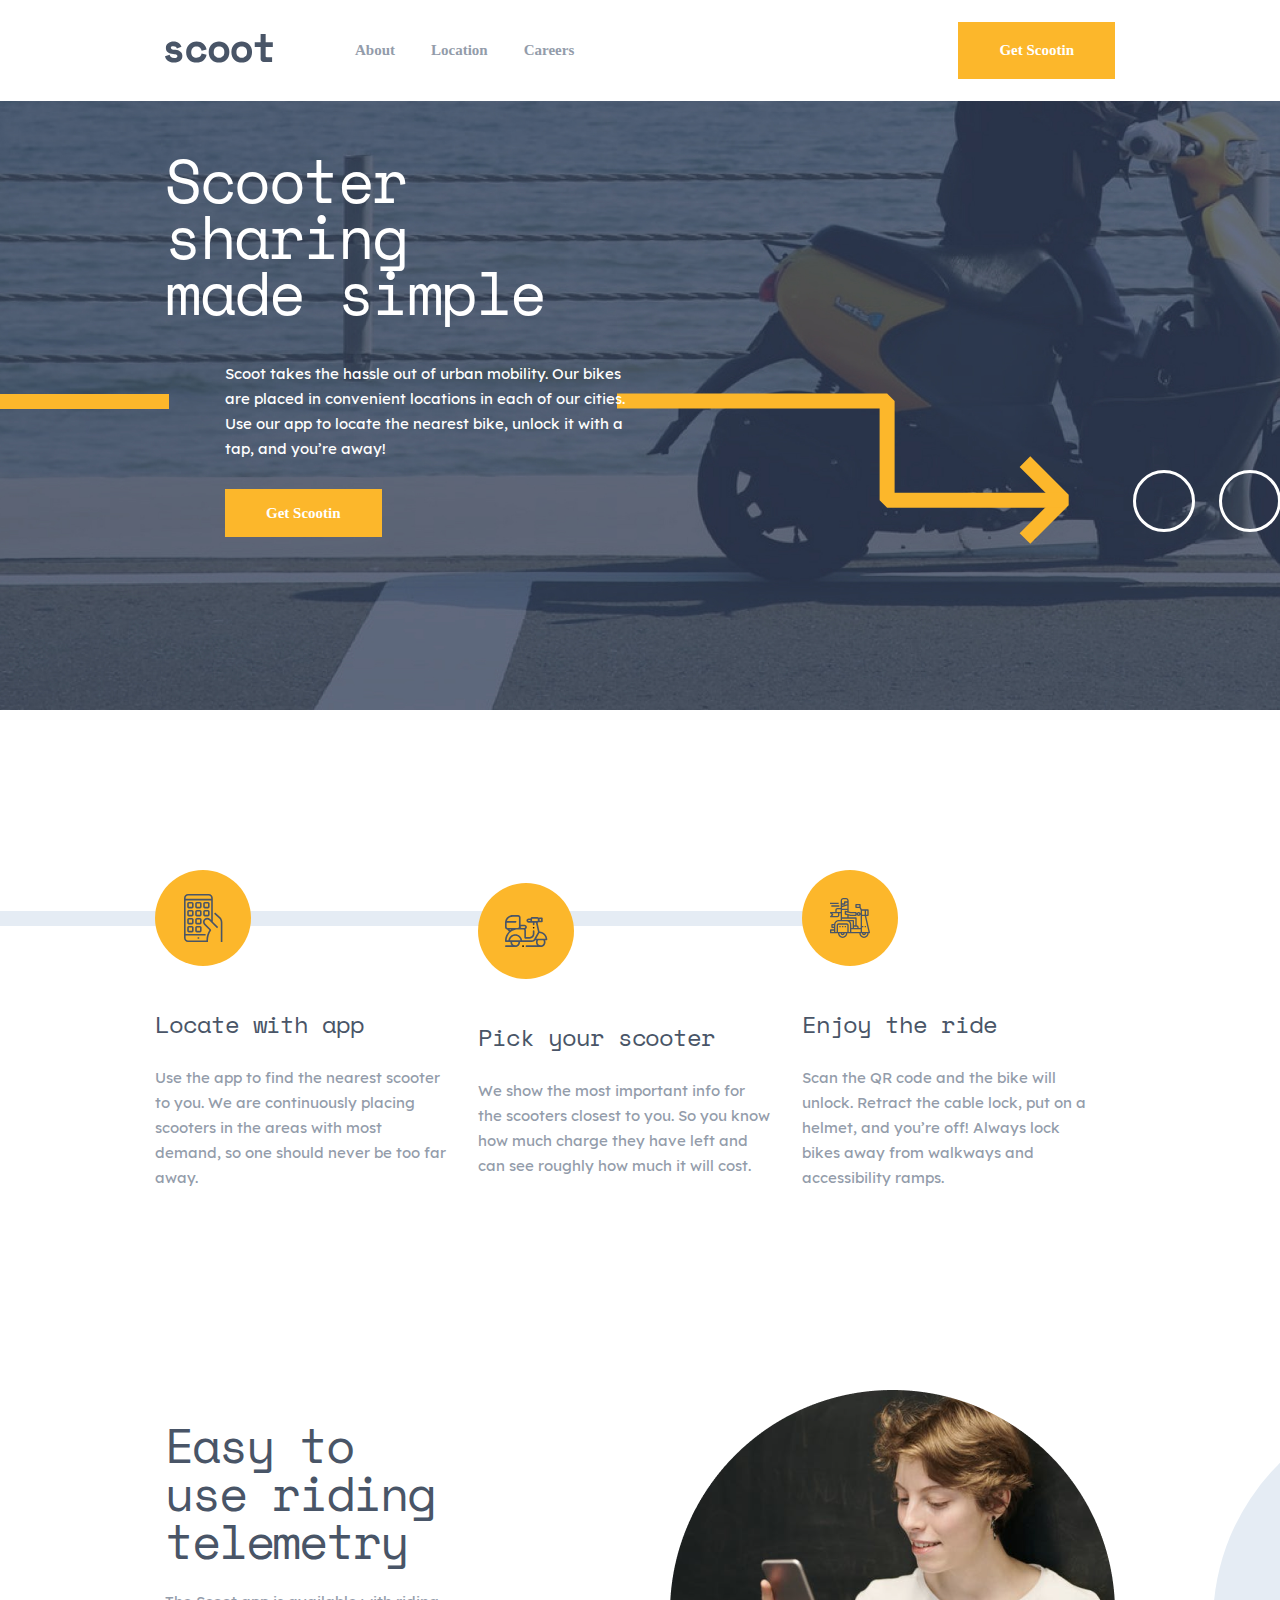
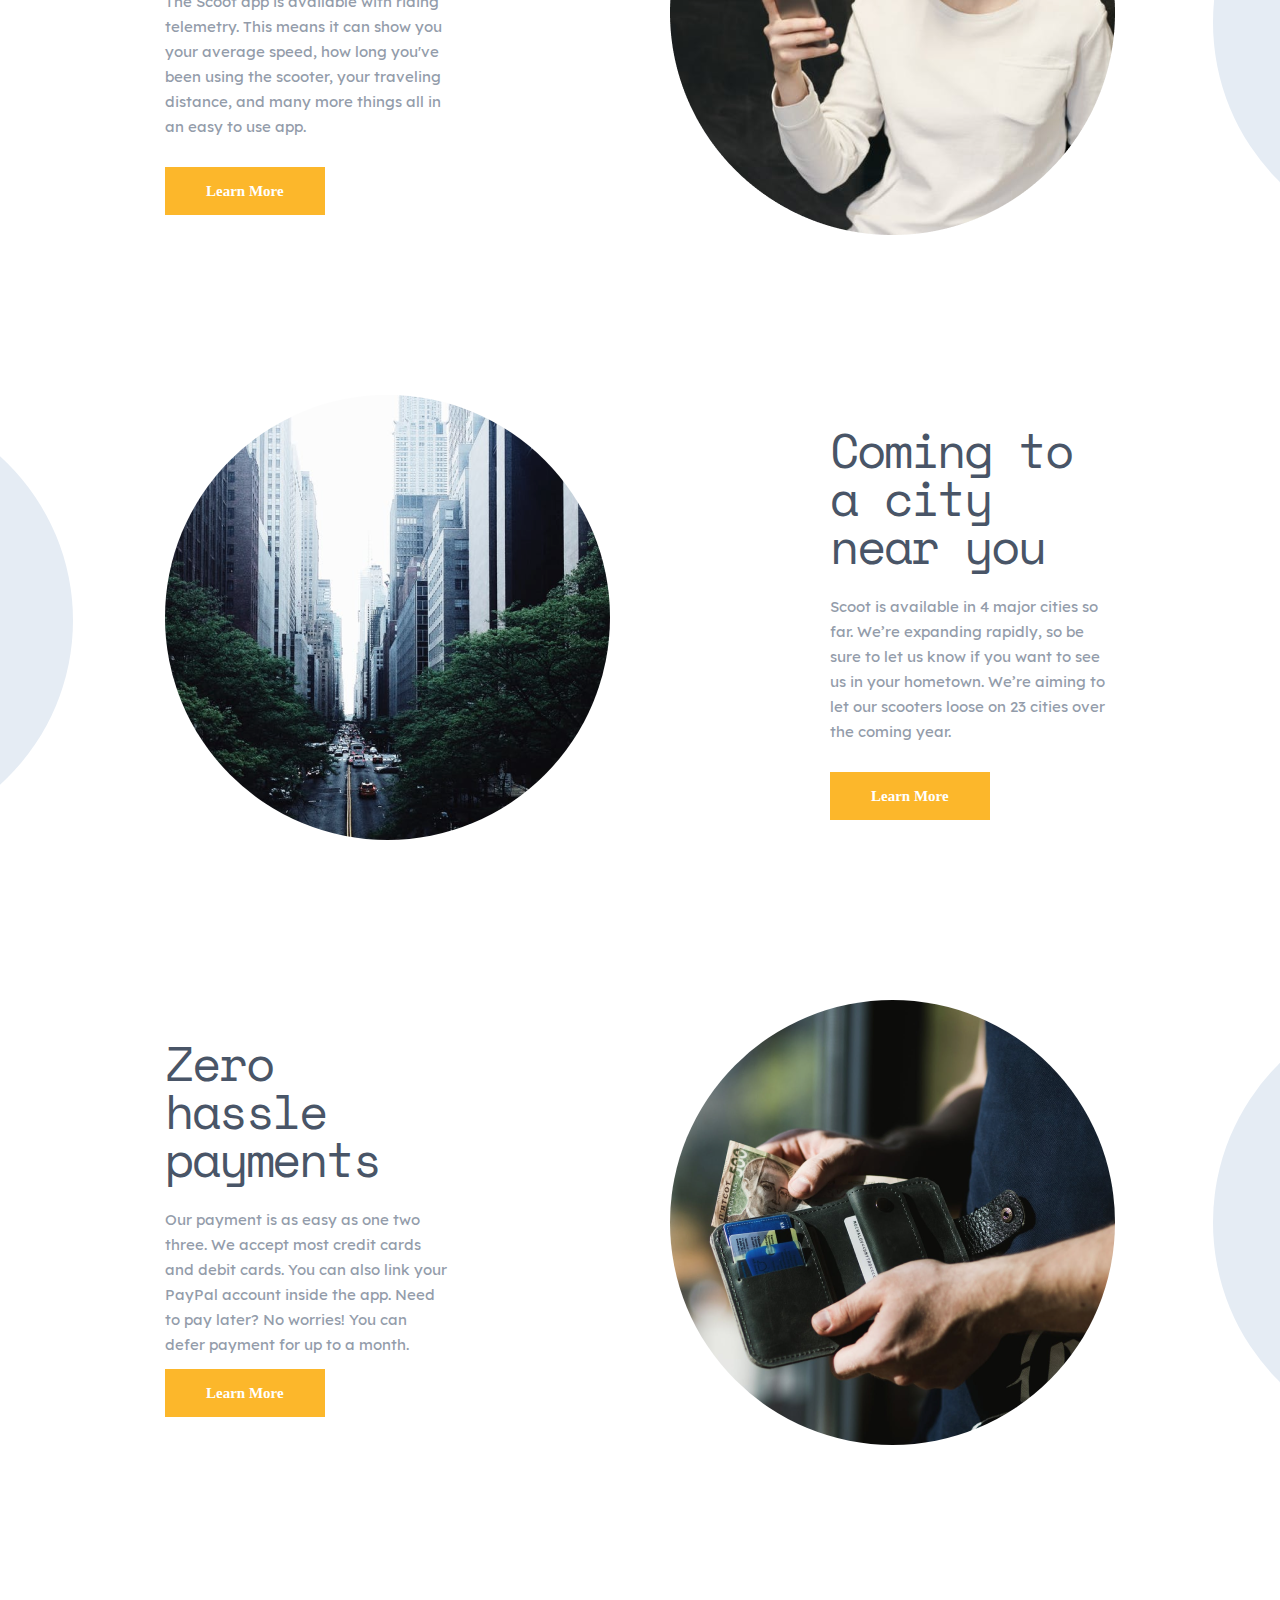
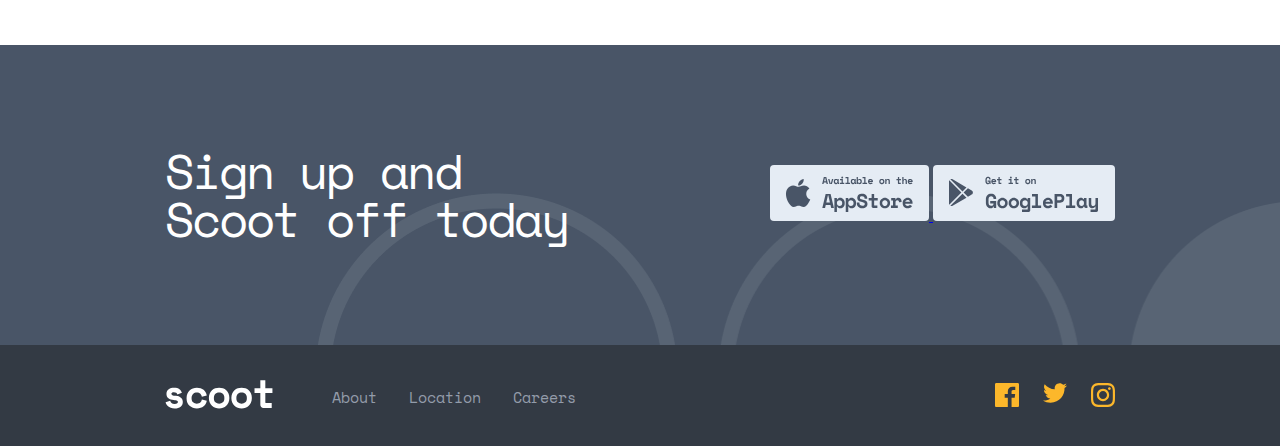
<file: index.html>
<!DOCTYPE html>
<html lang="en">
<head>
  <meta charset="UTF-8">
  <meta http-equiv="X-UA-Compatible" content="IE=edge">
  <meta name="viewport" content="width=device-width, initial-scale=1.0">
  <link rel="stylesheet" href="./css/main.min.css">
  <title>Scoot</title>
</head>
<body>

  <!-- SITE-HEADER -->
  <header class="header">
    <div class="site-header">
      <div class="container">
        <div class="site-header__wrapper">
          <a class="site-header__logo-link" href="index.html">
            <img class="site-header__img" src="./img/scoot-logo.svg" alt="logo">
          </a>
          <div class="site-header__links">
            <div class="site-header__links-wrapper">
              <a class="site-header__link" href="about.html" target="_blank">About</a>
              <a class="site-header__link" href="location.html" target="_blank">Location</a>
              <a class="site-header__link" href="careers.html" target="_blank">Careers</a>
            </div>
            <a class="site-header__link-get" href="#">Get Scootin</a>
          </div>
          <button class="site-header__button js-btn"></button>
        </div>
      </div>
    </div>
  </header>

  <main class="main">

    <!-- SITE-HERO -->
    <div class="site-hero">
      <div class="site-hero__inner">
        <div class="site-hero__wrapper">
          <div class="container">
            <h1 class="site-hero__title">
              Scooter sharing made simple
            </h1>
            <div class="site-hero__content">
              <p class="site-hero__info">
                Scoot takes the hassle out of urban mobility. Our bikes are placed in convenient locations in each of our cities. Use our app to locate the nearest bike, unlock it with a tap, and you’re away!
              </p>
              <a class="site-header__link-get" href="#">Get Scootin</a>
            </div>
          </div>
        </div>
      </div>
    </div>


    <!-- SITE-SERVICE -->
    <div class="site-service">
      <div class="container">
        <div class="site-service__inner">
          <ul class="site-service__list">
            <li class="site-service__item">
              <img class="site-service__img" src="./img/site-service-locate.svg" alt="img" width="96" height="96">
              <div>
                <h2 class="site-service__title">Locate with app</h2>
                <p class="site-service__info">
                  Use the app to find the nearest scooter to you. We are continuously placing scooters in the areas with most demand, so one should never be too far away.
                </p>
              </div>
            </li>
            <li class="site-service__item">
              <img class="site-service__img" src="./img/site-service-scooter.svg" alt="img" width="96" height="96">
              <div>
                <h2 class="site-service__title">Pick your scooter</h2>
                <p class="site-service__info">
                  We show the most important info for the scooters closest to you. So you know how much charge they have left and can see roughly how much it will cost.
                </p>
              </div>
            </li>
            <li class="site-service__item">
              <img class="site-service__img" src="./img/site-service-enjoy.svg" alt="img" width="96" height="96">
              <div>
                <h2 class="site-service__title">Enjoy the ride</h2>
                <p class="site-service__info">
                  Scan the QR code and the bike will unlock. Retract the cable lock, put on a helmet, and you’re off! Always lock bikes away from walkways and accessibility ramps.
                </p>
              </div>
            </li>
          </ul>
        </div>
      </div>
    </div>


    <!-- SITE-USE -->
    <div class="site-use">
      <div class="container">
        <div class="site-use__easy">
          <div class="site-use__easy-content">
            <h2 class="site-use__easy-title">Easy to use riding telemetry</h2>
            <p class="site-use__easy-info">
              The Scoot app is available with riding telemetry. This means it can show you your average speed, how long you've been using the scooter, your traveling distance, and many more things all in an easy to use app.
            </p>
            <a class="site-header__link-get" href="#">Learn More</a>
          </div>
          <img class="site-use__easy-img" src="./img/easy-img.png" alt="img" width="445" height="445">
        </div>
        <div class="site-use__coming">
          <div class="site-use__coming-content">
            <h2 class="site-use__coming-title">Coming to a city near you</h2>
            <p class="site-use__coming-info">
              Scoot is available in 4 major cities so far. We’re expanding rapidly, so be sure to let us know if you want to see us in your hometown. We’re aiming to let our scooters loose on 23 cities over the coming year.
            </p>
            <a class="site-header__link-get" href="#">Learn More</a>
          </div>
          <img class="site-use__coming-img" src="./img/coming-img.png" alt="img" width="445" height="445">
        </div>
        <div class="site-use__zero">
          <div class="site-use__zero-content">
            <h2 class="site-use__zero-title">Zero hassle payments</h2>
            <p class="site-use__zero-info">
              Our payment is as easy as one two three. We accept most credit cards and debit cards. You can also link your PayPal account inside the app. Need to pay later? No worries! You can defer payment for up to a month.
            </p>
            <a class="site-header__link-get" href="#">Learn More</a>
          </div>
          <img class="site-use__zero-img" src="./img/budget-img.png" alt="img" width="445" height="445">
        </div>
      </div>
    </div>

  </main>

  <footer>
    <div class="site-footer">
      <div class="site-footer__top">
        <div class="container">
          <div class="site-footer__top-inner">
            <h2 class="site-footer__top-title">Sign up and Scoot off today</h2>
            <div>
              <a class="site-footer__top-link" href="http://appstore.com" target="_blank">
                <img class="site-footer__top-img1" src="./img/app-link.svg" alt="img" width="159" height="56">
              </a>
              <a class="site-footer__top-link" href="http://googleplay.com" target="_blank">
                <img class="site-footer__top-img2" src="./img/google-link.svg" alt="img" width="182" height="56">
              </a>
            </div>
          </div>
        </div>
      </div>

      <div class="site-footer__bottom">
        <div class="container">
          <div class="site-footer__bottom-inner">
            <div class="site-footer__bottom-logo-link">
              <a class="site-footer__bottom-logo" href="index.html">
                <img class="site-footer__bottom-img" src="./img/bottom-logo.svg" alt="logo" width="108" height="29">
              </a>
              <ul class="site-footer__bottom-list">
                <li class="site-footer__bottom-item">
                  <a class="site-footer__bottom-link" href="about.html">About</a>
                </li>
                <li class="site-footer__bottom-item">
                  <a class="site-footer__bottom-link" href="location.html">Location</a>
                </li>
                <li class="site-footer__bottom-item">
                  <a class="site-footer__bottom-link" href="careers.html">Careers</a>
                </li>
              </ul>
            </div>

            <ul class="site-header__bottom-social-link social-list">
              <li class="social-item">
                <a class="social-link" href="http://facebook.com" target="_blank">
                  <svg class="social-link__facebook" width="24" height="24" viewBox="0 0 24 24" fill="none" xmlns="http://www.w3.org/2000/svg">
                    <path d="M22.675 0H1.325C0.593 0 0 0.593 0 1.325V22.676C0 23.407 0.593 24 1.325 24H12.82V14.706H9.692V11.084H12.82V8.413C12.82 5.313 14.713 3.625 17.479 3.625C18.804 3.625 19.942 3.724 20.274 3.768V7.008L18.356 7.009C16.852 7.009 16.561 7.724 16.561 8.772V11.085H20.148L19.681 14.707H16.561V24H22.677C23.407 24 24 23.407 24 22.675V1.325C24 0.593 23.407 0 22.675 0Z" />
                  </svg>
                </a>
              </li>
              <li class="social-item">
                <a class="social-link" href="http://twitter.com" target="_blank">
                  <svg class="social-link__facebook" width="24" height="20" viewBox="0 0 24 20" fill="none" xmlns="http://www.w3.org/2000/svg">
                    <path d="M24 2.557C23.117 2.949 22.168 3.213 21.172 3.332C22.189 2.723 22.97 1.758 23.337 0.608001C22.386 1.172 21.332 1.582 20.21 1.803C19.313 0.846001 18.032 0.248001 16.616 0.248001C13.437 0.248001 11.101 3.214 11.819 6.293C7.728 6.088 4.1 4.128 1.671 1.149C0.381 3.362 1.002 6.257 3.194 7.723C2.388 7.697 1.628 7.476 0.965 7.107C0.911 9.388 2.546 11.522 4.914 11.997C4.221 12.185 3.462 12.229 2.69 12.081C3.316 14.037 5.134 15.46 7.29 15.5C5.22 17.123 2.612 17.848 0 17.54C2.179 18.937 4.768 19.752 7.548 19.752C16.69 19.752 21.855 12.031 21.543 5.106C22.505 4.411 23.34 3.544 24 2.557Z" />
                  </svg>
                </a>
              </li>
              <li class="social-item">
                <a class="social-link" href="http://instagram.com" target="_blank">
                  <svg class="social-link__facebook" width="24" height="24" viewBox="0 0 24 24" fill="none" xmlns="http://www.w3.org/2000/svg">
                    <path fill-rule="evenodd" clip-rule="evenodd" d="M12 0C8.741 0 8.333 0.014 7.053 0.072C2.695 0.272 0.273 2.69 0.073 7.052C0.014 8.333 0 8.741 0 12C0 15.259 0.014 15.668 0.072 16.948C0.272 21.306 2.69 23.728 7.052 23.928C8.333 23.986 8.741 24 12 24C15.259 24 15.668 23.986 16.948 23.928C21.302 23.728 23.73 21.31 23.927 16.948C23.986 15.668 24 15.259 24 12C24 8.741 23.986 8.333 23.928 7.053C23.732 2.699 21.311 0.273 16.949 0.073C15.668 0.014 15.259 0 12 0ZM12 2.163C15.204 2.163 15.584 2.175 16.85 2.233C20.102 2.381 21.621 3.924 21.769 7.152C21.827 8.417 21.838 8.797 21.838 12.001C21.838 15.206 21.826 15.585 21.769 16.85C21.62 20.075 20.105 21.621 16.85 21.769C15.584 21.827 15.206 21.839 12 21.839C8.796 21.839 8.416 21.827 7.151 21.769C3.891 21.62 2.38 20.07 2.232 16.849C2.174 15.584 2.162 15.205 2.162 12C2.162 8.796 2.175 8.417 2.232 7.151C2.381 3.924 3.896 2.38 7.151 2.232C8.417 2.175 8.796 2.163 12 2.163ZM5.838 12C5.838 8.597 8.597 5.838 12 5.838C15.403 5.838 18.162 8.597 18.162 12C18.162 15.404 15.403 18.163 12 18.163C8.597 18.163 5.838 15.403 5.838 12ZM12 16C9.791 16 8 14.21 8 12C8 9.791 9.791 8 12 8C14.209 8 16 9.791 16 12C16 14.21 14.209 16 12 16ZM16.965 5.595C16.965 4.8 17.61 4.155 18.406 4.155C19.201 4.155 19.845 4.8 19.845 5.595C19.845 6.39 19.201 7.035 18.406 7.035C17.61 7.035 16.965 6.39 16.965 5.595Z"/>
                  </svg>
                </a>
              </li>
            </ul>
          </div>
        </div>
      </div>
    </div>
  </footer>

  <script src="./js/main.js"></script>
</body>
</html>
</file>
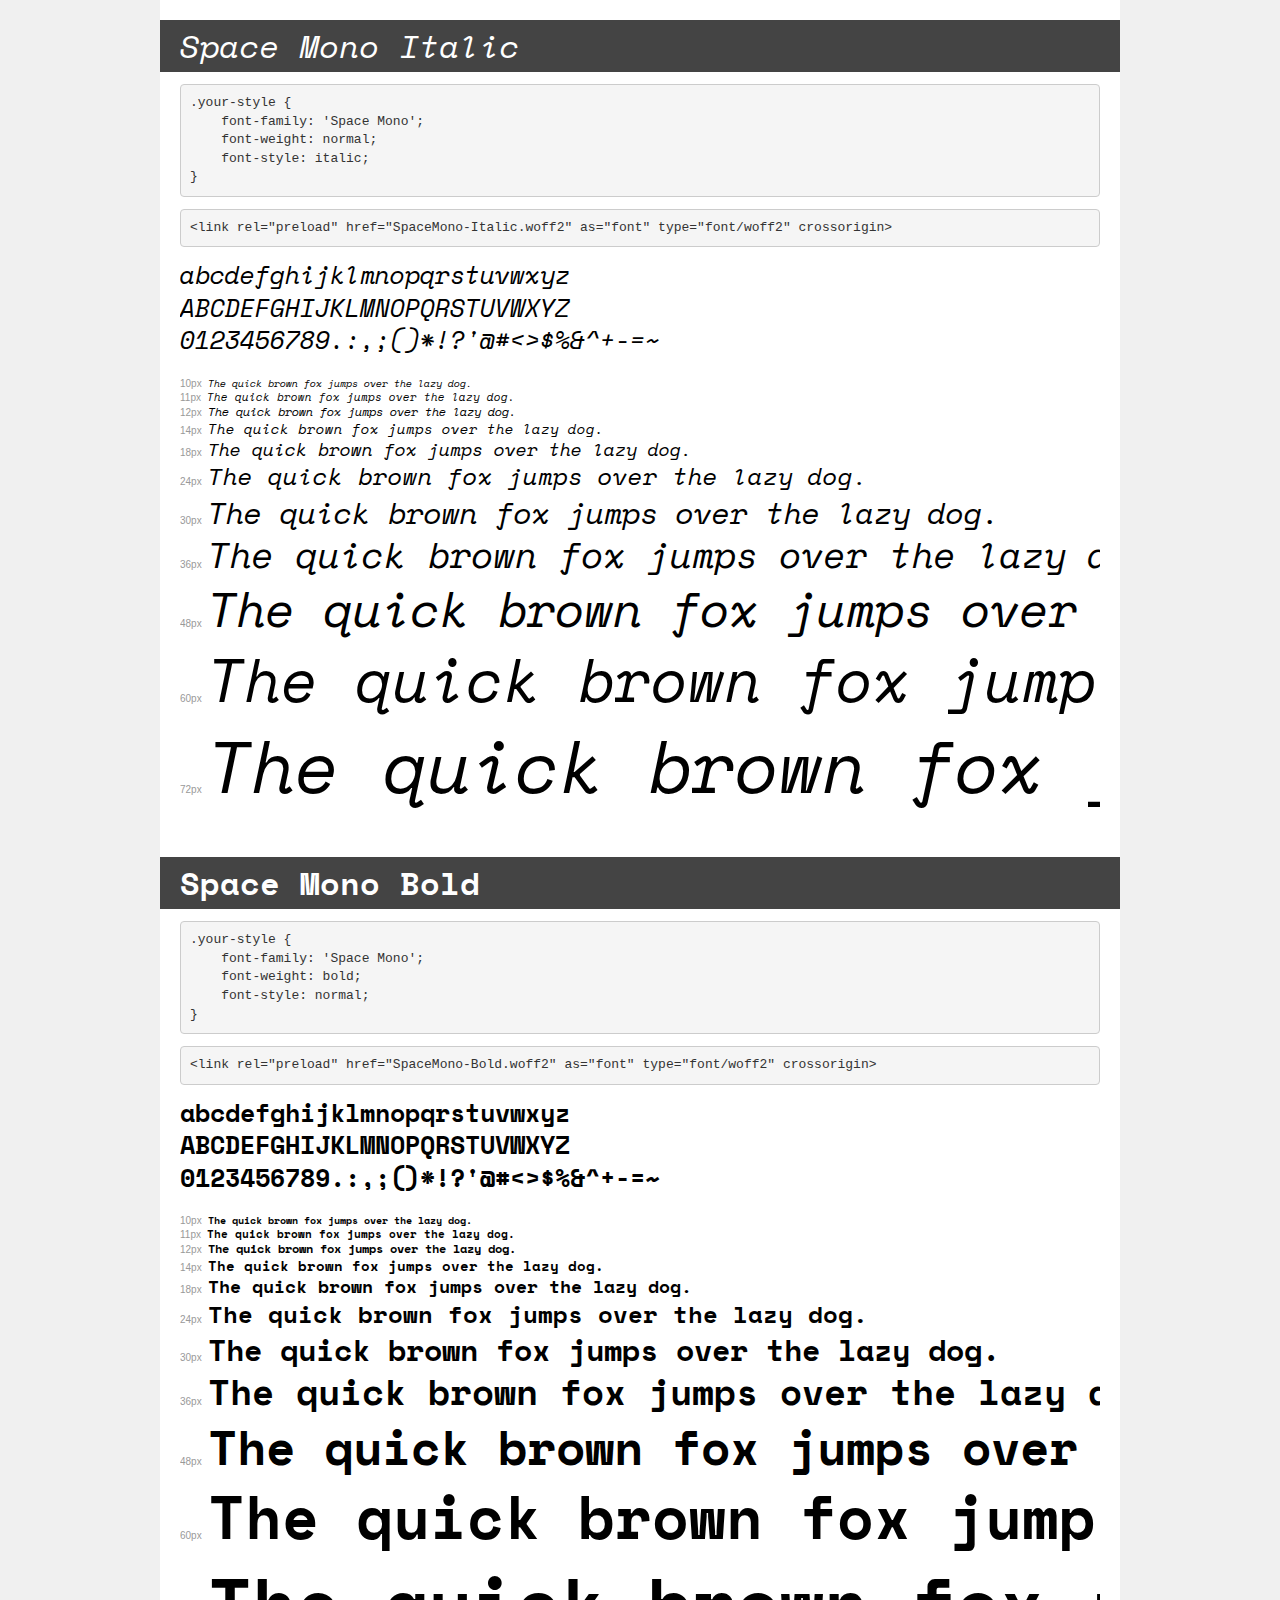
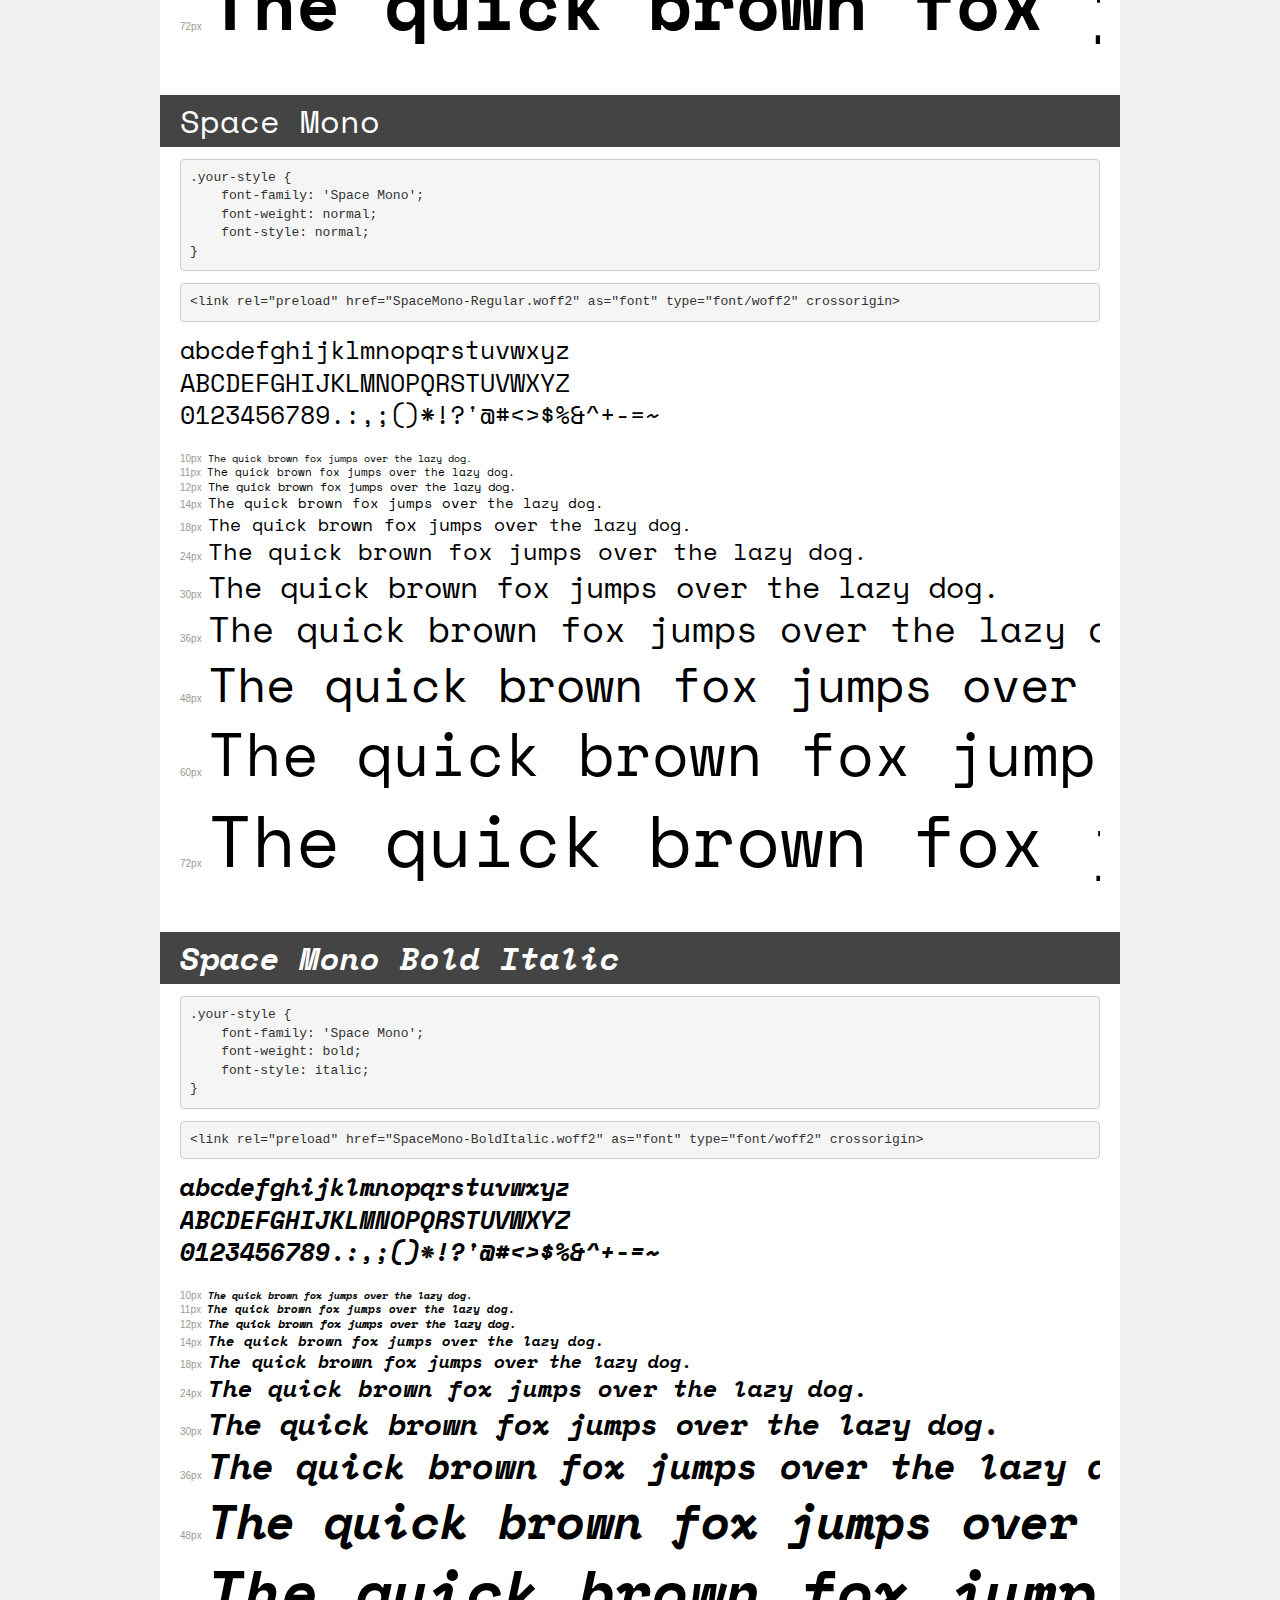
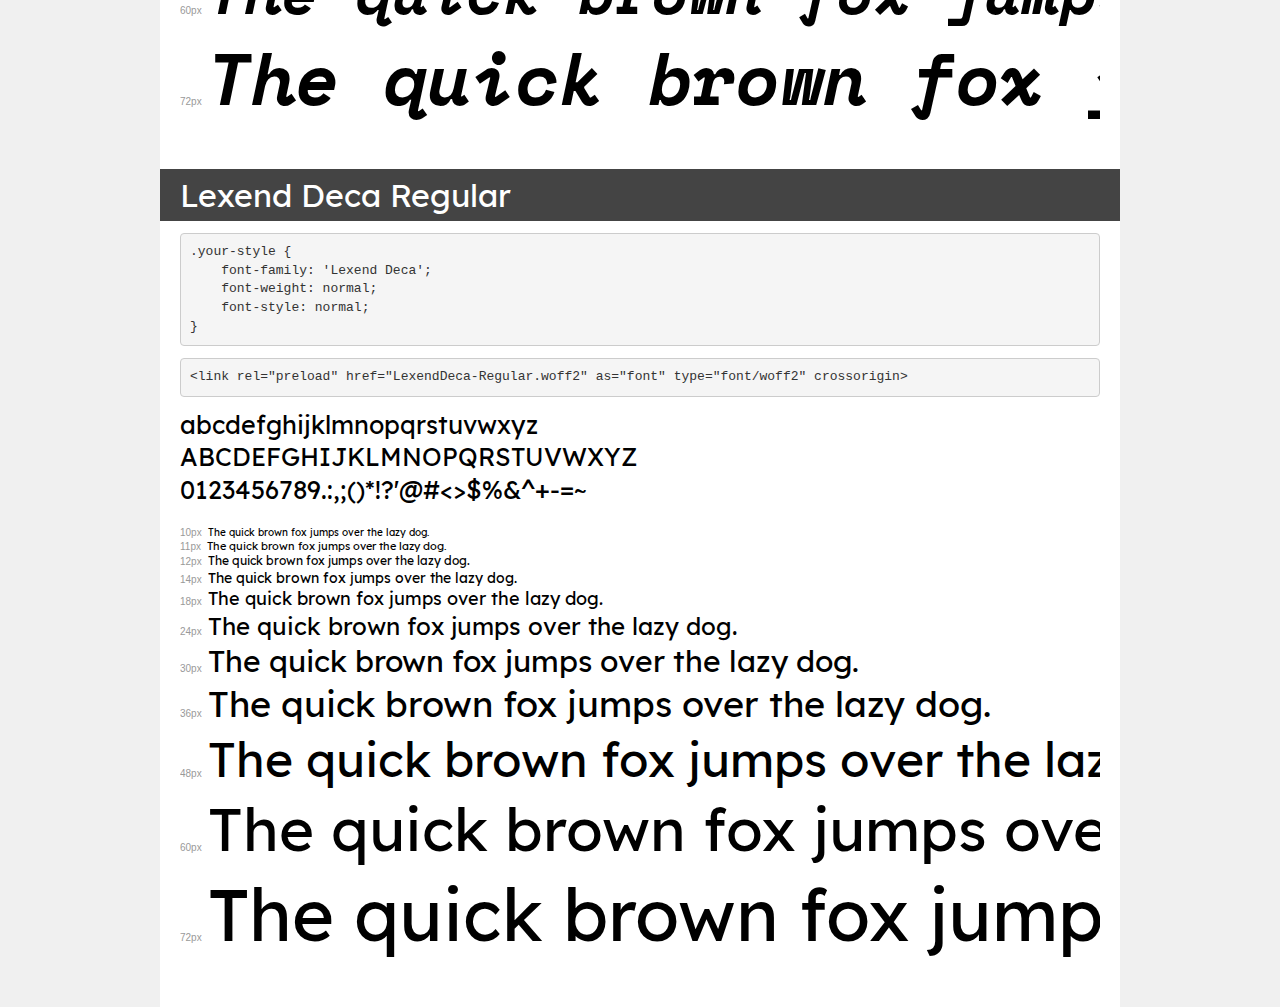
<file: fonts/demo.html>
<!DOCTYPE html>
<html lang="en">
<head>
    <meta charset="utf-8">
    <meta http-equiv="X-UA-Compatible" content="IE=edge">
    <meta name="viewport" content="width=device-width, initial-scale=1">
    <meta name="robots" content="noindex, noarchive">
    <meta name="format-detection" content="telephone=no">
    <title>Transfonter demo</title>
    <link href="stylesheet.css" rel="stylesheet">
    <style>
        /*
        http://meyerweb.com/eric/tools/css/reset/
        v2.0 | 20110126
        License: none (public domain)
        */
        html, body, div, span, applet, object, iframe,
        h1, h2, h3, h4, h5, h6, p, blockquote, pre,
        a, abbr, acronym, address, big, cite, code,
        del, dfn, em, img, ins, kbd, q, s, samp,
        small, strike, strong, sub, sup, tt, var,
        b, u, i, center,
        dl, dt, dd, ol, ul, li,
        fieldset, form, label, legend,
        table, caption, tbody, tfoot, thead, tr, th, td,
        article, aside, canvas, details, embed,
        figure, figcaption, footer, header, hgroup,
        menu, nav, output, ruby, section, summary,
        time, mark, audio, video {
            margin: 0;
            padding: 0;
            border: 0;
            font-size: 100%;
            font: inherit;
            vertical-align: baseline;
        }
        /* HTML5 display-role reset for older browsers */
        article, aside, details, figcaption, figure,
        footer, header, hgroup, menu, nav, section {
            display: block;
        }
        body {
            line-height: 1;
        }
        ol, ul {
            list-style: none;
        }
        blockquote, q {
            quotes: none;
        }
        blockquote:before, blockquote:after,
        q:before, q:after {
            content: '';
            content: none;
        }
        table {
            border-collapse: collapse;
            border-spacing: 0;
        }
        /* demo styles */
        body {
            background: #f0f0f0;
            color: #000;
        }
        .page {
            background: #fff;
            width: 920px;
            margin: 0 auto;
            padding: 20px 20px 0 20px;
            overflow: hidden;
        }
        .font-container {
            overflow-x: auto;
            overflow-y: hidden;
            margin-bottom: 40px;
            line-height: 1.3;
            white-space: nowrap;
            padding-bottom: 5px;
        }
        h1 {
            position: relative;
            background: #444;
            font-size: 32px;
            color: #fff;
            padding: 10px 20px;
            margin: 0 -20px 12px -20px;
        }
        .letters {
            font-size: 25px;
            margin-bottom: 20px;
        }
        .s10:before {
            content: '10px';
        }
        .s11:before {
            content: '11px';
        }
        .s12:before {
            content: '12px';
        }
        .s14:before {
            content: '14px';
        }
        .s18:before {
            content: '18px';
        }
        .s24:before {
            content: '24px';
        }
        .s30:before {
            content: '30px';
        }
        .s36:before {
            content: '36px';
        }
        .s48:before {
            content: '48px';
        }
        .s60:before {
            content: '60px';
        }
        .s72:before {
            content: '72px';
        }
        .s10:before, .s11:before, .s12:before, .s14:before,
        .s18:before, .s24:before, .s30:before, .s36:before,
        .s48:before, .s60:before, .s72:before {
            font-family: Arial, sans-serif;
            font-size: 10px;
            font-weight: normal;
            font-style: normal;
            color: #999;
            padding-right: 6px;
        }
        pre {
            display: block;
            padding: 9px;
            margin: 0 0 12px;
            font-family: Monaco, Menlo, Consolas, "Courier New", monospace;
            font-size: 13px;
            line-height: 1.428571429;
            color: #333;
            font-weight: normal;
            font-style: normal;
            background-color: #f5f5f5;
            border: 1px solid #ccc;
            overflow-x: auto;
            border-radius: 4px;
        }
        /* responsive */
        @media (max-width: 959px) {
            .page {
                width: auto;
                margin: 0;
            }
        }
    </style>
</head>
<body>
<div class="page">
    <div class="demo">
        <h1 style="font-family: 'Space Mono'; font-weight: normal; font-style: italic;">Space Mono Italic</h1>
        <pre title="Usage">.your-style {
    font-family: 'Space Mono';
    font-weight: normal;
    font-style: italic;
}</pre>
        <pre title="Preload (optional)">
&lt;link rel=&quot;preload&quot; href=&quot;SpaceMono-Italic.woff2&quot; as=&quot;font&quot; type=&quot;font/woff2&quot; crossorigin&gt;</pre>
        <div class="font-container" style="font-family: 'Space Mono'; font-weight: normal; font-style: italic;">
            <p class="letters">
                abcdefghijklmnopqrstuvwxyz<br>
ABCDEFGHIJKLMNOPQRSTUVWXYZ<br>
                0123456789.:,;()*!?'@#&lt;&gt;$%&^+-=~
            </p>
            <p class="s10" style="font-size: 10px;">The quick brown fox jumps over the lazy dog.</p>
            <p class="s11" style="font-size: 11px;">The quick brown fox jumps over the lazy dog.</p>
            <p class="s12" style="font-size: 12px;">The quick brown fox jumps over the lazy dog.</p>
            <p class="s14" style="font-size: 14px;">The quick brown fox jumps over the lazy dog.</p>
            <p class="s18" style="font-size: 18px;">The quick brown fox jumps over the lazy dog.</p>
            <p class="s24" style="font-size: 24px;">The quick brown fox jumps over the lazy dog.</p>
            <p class="s30" style="font-size: 30px;">The quick brown fox jumps over the lazy dog.</p>
            <p class="s36" style="font-size: 36px;">The quick brown fox jumps over the lazy dog.</p>
            <p class="s48" style="font-size: 48px;">The quick brown fox jumps over the lazy dog.</p>
            <p class="s60" style="font-size: 60px;">The quick brown fox jumps over the lazy dog.</p>
            <p class="s72" style="font-size: 72px;">The quick brown fox jumps over the lazy dog.</p>
        </div>
    </div>

    <div class="demo">
        <h1 style="font-family: 'Space Mono'; font-weight: bold; font-style: normal;">Space Mono Bold</h1>
        <pre title="Usage">.your-style {
    font-family: 'Space Mono';
    font-weight: bold;
    font-style: normal;
}</pre>
        <pre title="Preload (optional)">
&lt;link rel=&quot;preload&quot; href=&quot;SpaceMono-Bold.woff2&quot; as=&quot;font&quot; type=&quot;font/woff2&quot; crossorigin&gt;</pre>
        <div class="font-container" style="font-family: 'Space Mono'; font-weight: bold; font-style: normal;">
            <p class="letters">
                abcdefghijklmnopqrstuvwxyz<br>
ABCDEFGHIJKLMNOPQRSTUVWXYZ<br>
                0123456789.:,;()*!?'@#&lt;&gt;$%&^+-=~
            </p>
            <p class="s10" style="font-size: 10px;">The quick brown fox jumps over the lazy dog.</p>
            <p class="s11" style="font-size: 11px;">The quick brown fox jumps over the lazy dog.</p>
            <p class="s12" style="font-size: 12px;">The quick brown fox jumps over the lazy dog.</p>
            <p class="s14" style="font-size: 14px;">The quick brown fox jumps over the lazy dog.</p>
            <p class="s18" style="font-size: 18px;">The quick brown fox jumps over the lazy dog.</p>
            <p class="s24" style="font-size: 24px;">The quick brown fox jumps over the lazy dog.</p>
            <p class="s30" style="font-size: 30px;">The quick brown fox jumps over the lazy dog.</p>
            <p class="s36" style="font-size: 36px;">The quick brown fox jumps over the lazy dog.</p>
            <p class="s48" style="font-size: 48px;">The quick brown fox jumps over the lazy dog.</p>
            <p class="s60" style="font-size: 60px;">The quick brown fox jumps over the lazy dog.</p>
            <p class="s72" style="font-size: 72px;">The quick brown fox jumps over the lazy dog.</p>
        </div>
    </div>

    <div class="demo">
        <h1 style="font-family: 'Space Mono'; font-weight: normal; font-style: normal;">Space Mono</h1>
        <pre title="Usage">.your-style {
    font-family: 'Space Mono';
    font-weight: normal;
    font-style: normal;
}</pre>
        <pre title="Preload (optional)">
&lt;link rel=&quot;preload&quot; href=&quot;SpaceMono-Regular.woff2&quot; as=&quot;font&quot; type=&quot;font/woff2&quot; crossorigin&gt;</pre>
        <div class="font-container" style="font-family: 'Space Mono'; font-weight: normal; font-style: normal;">
            <p class="letters">
                abcdefghijklmnopqrstuvwxyz<br>
ABCDEFGHIJKLMNOPQRSTUVWXYZ<br>
                0123456789.:,;()*!?'@#&lt;&gt;$%&^+-=~
            </p>
            <p class="s10" style="font-size: 10px;">The quick brown fox jumps over the lazy dog.</p>
            <p class="s11" style="font-size: 11px;">The quick brown fox jumps over the lazy dog.</p>
            <p class="s12" style="font-size: 12px;">The quick brown fox jumps over the lazy dog.</p>
            <p class="s14" style="font-size: 14px;">The quick brown fox jumps over the lazy dog.</p>
            <p class="s18" style="font-size: 18px;">The quick brown fox jumps over the lazy dog.</p>
            <p class="s24" style="font-size: 24px;">The quick brown fox jumps over the lazy dog.</p>
            <p class="s30" style="font-size: 30px;">The quick brown fox jumps over the lazy dog.</p>
            <p class="s36" style="font-size: 36px;">The quick brown fox jumps over the lazy dog.</p>
            <p class="s48" style="font-size: 48px;">The quick brown fox jumps over the lazy dog.</p>
            <p class="s60" style="font-size: 60px;">The quick brown fox jumps over the lazy dog.</p>
            <p class="s72" style="font-size: 72px;">The quick brown fox jumps over the lazy dog.</p>
        </div>
    </div>

    <div class="demo">
        <h1 style="font-family: 'Space Mono'; font-weight: bold; font-style: italic;">Space Mono Bold Italic</h1>
        <pre title="Usage">.your-style {
    font-family: 'Space Mono';
    font-weight: bold;
    font-style: italic;
}</pre>
        <pre title="Preload (optional)">
&lt;link rel=&quot;preload&quot; href=&quot;SpaceMono-BoldItalic.woff2&quot; as=&quot;font&quot; type=&quot;font/woff2&quot; crossorigin&gt;</pre>
        <div class="font-container" style="font-family: 'Space Mono'; font-weight: bold; font-style: italic;">
            <p class="letters">
                abcdefghijklmnopqrstuvwxyz<br>
ABCDEFGHIJKLMNOPQRSTUVWXYZ<br>
                0123456789.:,;()*!?'@#&lt;&gt;$%&^+-=~
            </p>
            <p class="s10" style="font-size: 10px;">The quick brown fox jumps over the lazy dog.</p>
            <p class="s11" style="font-size: 11px;">The quick brown fox jumps over the lazy dog.</p>
            <p class="s12" style="font-size: 12px;">The quick brown fox jumps over the lazy dog.</p>
            <p class="s14" style="font-size: 14px;">The quick brown fox jumps over the lazy dog.</p>
            <p class="s18" style="font-size: 18px;">The quick brown fox jumps over the lazy dog.</p>
            <p class="s24" style="font-size: 24px;">The quick brown fox jumps over the lazy dog.</p>
            <p class="s30" style="font-size: 30px;">The quick brown fox jumps over the lazy dog.</p>
            <p class="s36" style="font-size: 36px;">The quick brown fox jumps over the lazy dog.</p>
            <p class="s48" style="font-size: 48px;">The quick brown fox jumps over the lazy dog.</p>
            <p class="s60" style="font-size: 60px;">The quick brown fox jumps over the lazy dog.</p>
            <p class="s72" style="font-size: 72px;">The quick brown fox jumps over the lazy dog.</p>
        </div>
    </div>

    <div class="demo">
        <h1 style="font-family: 'Lexend Deca'; font-weight: normal; font-style: normal;">Lexend Deca Regular</h1>
        <pre title="Usage">.your-style {
    font-family: 'Lexend Deca';
    font-weight: normal;
    font-style: normal;
}</pre>
        <pre title="Preload (optional)">
&lt;link rel=&quot;preload&quot; href=&quot;LexendDeca-Regular.woff2&quot; as=&quot;font&quot; type=&quot;font/woff2&quot; crossorigin&gt;</pre>
        <div class="font-container" style="font-family: 'Lexend Deca'; font-weight: normal; font-style: normal;">
            <p class="letters">
                abcdefghijklmnopqrstuvwxyz<br>
ABCDEFGHIJKLMNOPQRSTUVWXYZ<br>
                0123456789.:,;()*!?'@#&lt;&gt;$%&^+-=~
            </p>
            <p class="s10" style="font-size: 10px;">The quick brown fox jumps over the lazy dog.</p>
            <p class="s11" style="font-size: 11px;">The quick brown fox jumps over the lazy dog.</p>
            <p class="s12" style="font-size: 12px;">The quick brown fox jumps over the lazy dog.</p>
            <p class="s14" style="font-size: 14px;">The quick brown fox jumps over the lazy dog.</p>
            <p class="s18" style="font-size: 18px;">The quick brown fox jumps over the lazy dog.</p>
            <p class="s24" style="font-size: 24px;">The quick brown fox jumps over the lazy dog.</p>
            <p class="s30" style="font-size: 30px;">The quick brown fox jumps over the lazy dog.</p>
            <p class="s36" style="font-size: 36px;">The quick brown fox jumps over the lazy dog.</p>
            <p class="s48" style="font-size: 48px;">The quick brown fox jumps over the lazy dog.</p>
            <p class="s60" style="font-size: 60px;">The quick brown fox jumps over the lazy dog.</p>
            <p class="s72" style="font-size: 72px;">The quick brown fox jumps over the lazy dog.</p>
        </div>
    </div>

</div>
</body>
</html>
</file>
<file: fonts/stylesheet.css>
@font-face {
    font-family: 'Space Mono';
    src: url('SpaceMono-Italic.woff2') format('woff2'),
        url('SpaceMono-Italic.woff') format('woff');
    font-weight: normal;
    font-style: italic;
    font-display: swap;
}

@font-face {
    font-family: 'Space Mono';
    src: url('SpaceMono-Bold.woff2') format('woff2'),
        url('SpaceMono-Bold.woff') format('woff');
    font-weight: bold;
    font-style: normal;
    font-display: swap;
}

@font-face {
    font-family: 'Space Mono';
    src: url('SpaceMono-Regular.woff2') format('woff2'),
        url('SpaceMono-Regular.woff') format('woff');
    font-weight: normal;
    font-style: normal;
    font-display: swap;
}

@font-face {
    font-family: 'Space Mono';
    src: url('SpaceMono-BoldItalic.woff2') format('woff2'),
        url('SpaceMono-BoldItalic.woff') format('woff');
    font-weight: bold;
    font-style: italic;
    font-display: swap;
}

@font-face {
    font-family: 'Lexend Deca';
    src: url('LexendDeca-Regular.woff2') format('woff2'),
        url('LexendDeca-Regular.woff') format('woff');
    font-weight: normal;
    font-style: normal;
    font-display: swap;
}
</file>
<file: css/main.min.css>
/*! normalize.css v8.0.1 | MIT License | github.com/necolas/normalize.css */html{line-height:1.15;-webkit-text-size-adjust:100%}body{margin:0}main{display:block}h1{font-size:2em;margin:0.67em 0}hr{-webkit-box-sizing:content-box;box-sizing:content-box;height:0;overflow:visible}pre{font-family:monospace, monospace;font-size:1em}a{background-color:transparent}abbr[title]{border-bottom:none;text-decoration:underline;-webkit-text-decoration:underline dotted;text-decoration:underline dotted}b,strong{font-weight:bolder}code,kbd,samp{font-family:monospace, monospace;font-size:1em}small{font-size:80%}sub,sup{font-size:75%;line-height:0;position:relative;vertical-align:baseline}sub{bottom:-0.25em}sup{top:-0.5em}img{border-style:none}button,input,optgroup,select,textarea{font-family:inherit;font-size:100%;line-height:1.15;margin:0}button,input{overflow:visible}button,select{text-transform:none}button,[type="button"],[type="reset"],[type="submit"]{-webkit-appearance:button}button::-moz-focus-inner,[type="button"]::-moz-focus-inner,[type="reset"]::-moz-focus-inner,[type="submit"]::-moz-focus-inner{border-style:none;padding:0}button:-moz-focusring,[type="button"]:-moz-focusring,[type="reset"]:-moz-focusring,[type="submit"]:-moz-focusring{outline:1px dotted ButtonText}fieldset{padding:0.35em 0.75em 0.625em}legend{-webkit-box-sizing:border-box;box-sizing:border-box;color:inherit;display:table;max-width:100%;padding:0;white-space:normal}progress{vertical-align:baseline}textarea{overflow:auto}[type="checkbox"],[type="radio"]{-webkit-box-sizing:border-box;box-sizing:border-box;padding:0}[type="number"]::-webkit-inner-spin-button,[type="number"]::-webkit-outer-spin-button{height:auto}[type="search"]{-webkit-appearance:textfield;outline-offset:-2px}[type="search"]::-webkit-search-decoration{-webkit-appearance:none}::-webkit-file-upload-button{-webkit-appearance:button;font:inherit}details{display:block}summary{display:list-item}template{display:none}[hidden]{display:none}@font-face{font-family:'Space Mono';src:url("../fonts/SpaceMono-Bold.woff2") format("woff2"),url("../fonts/SpaceMono-Bold.woff") format("woff");font-weight:bold;font-style:normal;font-display:swap}@font-face{font-family:'Space Mono';src:url("../fonts/SpaceMono-Regular.woff2") format("woff2"),url("../fonts/SpaceMono-Regular.woff") format("woff");font-weight:bold;font-style:normal;font-display:swap}@font-face{font-family:'Lexend Deca';src:url("../fonts/LexendDeca-Regular.woff2") format("woff2"),url("../fonts/LexendDeca-Regular.woff") format("woff");font-weight:normal;font-style:normal;font-display:swap}html{-webkit-box-sizing:border-box;box-sizing:border-box;height:100%;scroll-behavior:smooth}*,*::before,*::after{-webkit-box-sizing:inherit;box-sizing:inherit}body{display:-webkit-box;display:-ms-flexbox;display:flex;-webkit-box-orient:vertical;-webkit-box-direction:normal;-ms-flex-direction:column;flex-direction:column;height:100%;padding:0;margin:0;overflow-x:hidden;font-weight:700;background-color:#FFFFFF;overflow-x:hidden}.visually-hidden{position:absolute;width:1px;height:1px;margin:-1px;border:0;padding:0;clip:rect(0 0 0 0);overflow:hidden}.container{width:100%;max-width:1100px;display:-webkit-box;display:-ms-flexbox;display:flex;-webkit-box-orient:vertical;-webkit-box-direction:normal;-ms-flex-direction:column;flex-direction:column;margin-left:auto;margin-right:auto}.site-header{position:fixed;width:100%;padding-left:165px;padding-right:165px;padding-top:22px;padding-bottom:22px;background-color:#FFFFFF}.site-header__wrapper{display:-webkit-box;display:-ms-flexbox;display:flex;-webkit-box-pack:justify;-ms-flex-pack:justify;justify-content:space-between;-webkit-box-align:center;-ms-flex-align:center;align-items:center}.site-header__logo-link{margin-right:59px}.site-header__links{display:-webkit-box;display:-ms-flexbox;display:flex;-webkit-box-pack:justify;-ms-flex-pack:justify;justify-content:space-between;-webkit-box-align:center;-ms-flex-align:center;align-items:center;width:80%}.site-header__link{font-family:Space;font-weight:bold;font-size:15px;line-height:25px;color:#939CAA;text-decoration:none}.site-header__link:hover{color:#FCB72B}.site-header__link-get{font-family:Space;font-weight:bold;font-size:15px;line-height:25px;text-align:center;color:#FFFFFF;background-color:#FCB72B;padding:14px 39px;text-decoration:none;border:2px solid transparent}.site-header__link-get:hover{color:#FCB72B;background-color:#fff;border:2px solid #FCB72B}.site-header__link:not(:last-child){margin-right:32px}.site-header__button{display:none;width:20px;height:16px;background-image:url(../../img/hamburger.svg);border:none;background-color:transparent}.site-header__links--open .site-header__links{display:block}.site-header__links--open .site-header__button{background-image:url(../../img/close.svg)}@media only screen and (max-width: 920px){.site-header{padding-left:100px;padding-right:100px}}@media only screen and (max-width: 768px){.site-header{padding-left:40px;padding-right:40px}}@media only screen and (max-width: 650px){.site-header__wrapper{-webkit-box-orient:horizontal;-webkit-box-direction:reverse;-ms-flex-direction:row-reverse;flex-direction:row-reverse}.site-header__links{display:none}.site-header__links{position:absolute;-webkit-box-orient:vertical;-webkit-box-direction:normal;-ms-flex-direction:column;flex-direction:column;top:100%;left:0%;height:100vh;max-width:60%;padding-top:64px;padding-bottom:24px;padding-left:32px;padding-right:32px;background-color:#333A44}.site-header__links-wrapper{display:-webkit-box;display:-ms-flexbox;display:flex;-webkit-box-orient:vertical;-webkit-box-direction:normal;-ms-flex-direction:column;flex-direction:column;text-align:left}.site-header__button{display:block}.site-header__link{margin-bottom:24px}}.site-hero{background-image:url(../../img/desktop-bg.jpg);background-repeat:no-repeat;background-size:cover;background-position:calc(50% - 10px)}.site-hero__wrapper{padding-top:153px;padding-bottom:152px;padding-left:65px;padding-right:165px}.site-hero__title{font-family:Space Mono;font-weight:bold;font-size:60px;line-height:56px;letter-spacing:-2.5px;color:#FFFFFF;margin:0;margin-bottom:40px;max-width:500px;padding-left:100px}.site-hero__content{padding-left:160px;padding-bottom:32px}.site-hero__wrapper{background-image:url(../../img/desktop-right-line.svg),url(../../img/desktop-left-line.svg),url(../../img/site-hero-circle.svg);background-repeat:no-repeat;background-position:calc(50% - -203px) 393px,calc(50% - 573px) 394px,calc(50% - -610px) 470px}.site-hero__info{font-family:Lexend Deca;font-weight:normal;font-size:15px;line-height:25px;color:#FFFFFF;margin:0;margin-bottom:40px;max-width:405px}@media only screen and (max-width: 1106px){.site-hero__wrapper{background-position:calc(50% - -320px) 337px,calc(50% - 446px) 336px,calc(50% - -610px) 510px;padding-left:30px}}@media only screen and (max-width: 1000px){.site-hero__wrapper{background-image:url(../../img/desktop-right-line.svg),url(../../img/site-hero-circle.svg);background-repeat:no-repeat;background-position:calc(50% - 352px) 475px,calc(50% - -408px) 550px;padding-left:100px;padding-right:100px;padding-top:130px;padding-bottom:250px;text-align:center}.site-hero__title{padding-left:0;max-width:none}.site-hero__content{padding-left:0}.site-hero__info{max-width:none}}@media only screen and (max-width: 900px){.site-hero__wrapper{background-position:calc(50% - 352px) 475px,calc(50% - -408px) 550px}}@media only screen and (max-width: 800px){.site-hero__wrapper{background-position:calc(50% - 352px) 475px,calc(50% - -312px) 555px}}@media only screen and (max-width: 768px){.site-hero{background-position:right center}.site-hero__wrapper{padding-bottom:217px;background-position:calc(50% - 271px) 475px,calc(50% - -295px) 555px}}@media only screen and (max-width: 700px){.site-hero__wrapper{background-position:calc(50% - 271px) 475px,calc(50% - -256px) 555px}}@media only screen and (max-width: 600px){.site-hero__wrapper{background-image:url(../../img/desktop-right-line.svg);background-position:calc(50% - 271px) 475px;padding-left:80px;padding-right:80px}.site-hero__title{font-size:40px;line-height:40px}}@media only screen and (max-width: 561px){.site-hero__wrapper{background-position:calc(50% - 270px) 470px}}@media only screen and (max-width: 500px){.site-hero__wrapper{padding-left:50px;padding-right:50px;padding-top:140px;padding-bottom:200px}}@media only screen and (max-width: 400px){.site-hero__wrapper{padding-left:32px;padding-right:32px;padding-top:115px;padding-bottom:180px;background-position:calc(50% - 254px) 430px}}.site-service{padding-top:160px;padding-bottom:200px;background-color:#FFFFFF;background-image:url(../../img/site-service-line.png);background-repeat:no-repeat;background-position:calc(50% - 306px) 201px}.site-service__inner{padding-left:65px;padding-right:65px}.site-service__list{padding:0;margin:0;list-style:none;display:-webkit-box;display:-ms-flexbox;display:flex;-webkit-box-align:center;-ms-flex-align:center;align-items:center;-ms-flex-wrap:wrap;flex-wrap:wrap;width:100%}.site-service__item{width:calc(100% / 3 - 30px)}.site-service__item:not(:last-child){margin-right:30px}.site-service__title{font-family:Space Mono;font-weight:bold;font-size:24px;line-height:28px;letter-spacing:-1.07143px;color:#495567;margin:0;margin-top:40px}.site-service__info{font-family:Lexend Deca;font-weight:normal;font-size:15px;line-height:25px;color:#939CAA;margin:0;margin-top:27px}@media only screen and (max-width: 770px){.site-service{background-image:url(../../img/site-service-verline.png);background-repeat:no-repeat;background-position:calc(50% - 240px)-5px;padding-top:105px}.site-service__inner{padding-left:98px;padding-right:98px}.site-service__list{-webkit-box-orient:vertical;-webkit-box-direction:normal;-ms-flex-direction:column;flex-direction:column}.site-service__item{display:-webkit-box;display:-ms-flexbox;display:flex;-webkit-box-align:center;-ms-flex-align:center;align-items:center;width:100%}.site-service__item:not(:last-child){margin-right:0;margin-bottom:63px}.site-service__img{margin-right:79px}.site-service__title{margin-top:0}}@media only screen and (max-width: 700px){.site-service{background-position:calc(50% - 203px)-5px}}@media only screen and (max-width: 650px){.site-service{background-image:none;padding-top:120px}.site-service__item{-webkit-box-orient:vertical;-webkit-box-direction:normal;-ms-flex-direction:column;flex-direction:column;text-align:center}.site-service__item:not(:last-child){margin-bottom:48px}.site-service__img{margin-right:0;margin-bottom:24px}}@media only screen and (max-width: 550px){.site-service__inner{padding-left:60px;padding-right:60px}}@media only screen and (max-width: 450px){.site-service__inner{padding-left:45px;padding-right:45px}}@media only screen and (max-width: 375px){.site-service__inner{padding-left:32px;padding-right:32px}}.site-use{background-image:url(../../img/use-circle.svg),url(../../img/use-circle.svg),url(../../img/use-circle.svg);background-repeat:no-repeat;background-position:calc(50% - -795px) 10px,calc(50% - 790px) 608px,calc(50% - -795px) 1210px;padding-left:165px;padding-right:165px}.site-use__easy{display:-webkit-box;display:-ms-flexbox;display:flex;-webkit-box-pack:justify;-ms-flex-pack:justify;justify-content:space-between;-webkit-box-align:center;-ms-flex-align:center;align-items:center;margin-bottom:160px}.site-use__easy-content{margin-right:220px}.site-use__easy-title{font-family:Space Mono;font-weight:bold;font-size:48px;line-height:48px;letter-spacing:-2.14286px;color:#495567;margin:0;margin-bottom:24px}.site-use__easy-info{font-family:Lexend Deca;font-weight:normal;font-size:15px;line-height:25px;color:#939CAA;margin:0;margin-bottom:40px}.site-use__easy-img{width:100%;height:100%;max-width:445px;max-height:445px}.site-use__coming{display:-webkit-box;display:-ms-flexbox;display:flex;-webkit-box-pack:justify;-ms-flex-pack:justify;justify-content:space-between;-webkit-box-align:center;-ms-flex-align:center;align-items:center;-webkit-box-orient:horizontal;-webkit-box-direction:reverse;-ms-flex-direction:row-reverse;flex-direction:row-reverse;margin-bottom:160px}.site-use__coming-title{font-family:Space Mono;font-weight:bold;font-size:48px;line-height:48px;letter-spacing:-2.14286px;color:#495567;margin:0;margin-bottom:24px}.site-use__coming-info{font-family:Lexend Deca;font-weight:normal;font-size:15px;line-height:25px;color:#939CAA;margin:0;margin-bottom:40px}.site-use__coming-img{width:100%;height:100%;max-width:445px;max-height:445px;border-radius:50%;margin-right:220px}.site-use__zero{display:-webkit-box;display:-ms-flexbox;display:flex;-webkit-box-pack:justify;-ms-flex-pack:justify;justify-content:space-between;-webkit-box-align:center;-ms-flex-align:center;align-items:center;margin-bottom:200px}.site-use__zero-content{margin-right:220px}.site-use__zero-title{font-family:Space Mono;font-weight:bold;font-size:48px;line-height:48px;letter-spacing:-2.14286px;color:#495567;margin:0;margin-bottom:24px}.site-use__zero-info{font-family:Lexend Deca;font-weight:normal;font-size:15px;line-height:25px;color:#939CAA;margin:0;margin-bottom:24px}.site-use__zero-img{width:100%;height:100%;max-width:445px;max-height:445px;border-radius:50%}@media only screen and (max-width: 1200px){.site-use{padding-left:120px;padding-right:120px;background-position:calc(50% - -745px) 10px,calc(50% - 745px) 608px,calc(50% - -745px) 1210px}.site-use__easy-content{margin-right:180px}.site-use__coming-img{margin-right:180px}.site-use__zero-content{margin-right:180px}}@media only screen and (max-width: 1100px){.site-use{padding-left:80px;padding-right:80px;background-position:calc(50% - -725px) 10px,calc(50% - 725px) 608px,calc(50% - -725px) 1210px}.site-use__easy-content{margin-right:100px}.site-use__coming-img{margin-right:100px}.site-use__zero-content{margin-right:100px}}@media only screen and (max-width: 1000px){.site-use{padding-left:60px;padding-right:60px;background-position:calc(50% - -685px) 10px,calc(50% - 685px) 608px,calc(50% - -685px) 1210px}.site-use__easy-content{margin-right:70px}.site-use__coming-img{margin-right:70px}.site-use__zero-content{margin-right:70px}}@media only screen and (max-width: 900px){.site-use{padding-left:90px;padding-right:90px}.site-use__easy{-webkit-box-orient:vertical;-webkit-box-direction:reverse;-ms-flex-direction:column-reverse;flex-direction:column-reverse;text-align:center}.site-use__easy-content{margin-right:0}.site-use__easy-img{padding-left:25px;padding-right:25px;margin-bottom:56px}.site-use__coming{-webkit-box-orient:vertical;-webkit-box-direction:reverse;-ms-flex-direction:column-reverse;flex-direction:column-reverse;text-align:center}.site-use__coming-img{margin-right:0;padding-left:25px;padding-right:25px;margin-bottom:56px}.site-use__zero{-webkit-box-orient:vertical;-webkit-box-direction:reverse;-ms-flex-direction:column-reverse;flex-direction:column-reverse;text-align:center}.site-use__zero-content{margin-right:0}.site-use__zero-img{padding-left:25px;padding-right:25px;margin-bottom:56px}}@media only screen and (max-width: 500px){.site-use{padding-left:50px;padding-right:50px}.site-use__easy-title{font-size:32px;line-height:32px}.site-use__coming-title{font-size:32px;line-height:32px}.site-use__zero-title{font-size:32px;line-height:32px}}@media only screen and (max-width: 400px){.site-use{padding-left:32px;padding-right:32px}.site-use__easy-img{padding-left:0;padding-right:0}.site-use__coming-img{padding-left:0;padding-right:0}.site-use__zero-img{padding-left:0;padding-right:0}}.site-footer__top{padding-left:165px;padding-right:165px;background-image:url(../../img/footer-circle.png);background-repeat:no-repeat;background-position:calc(50% - -255px) 148px;background-color:#495567}.site-footer__top-inner{display:-webkit-box;display:-ms-flexbox;display:flex;-webkit-box-pack:justify;-ms-flex-pack:justify;justify-content:space-between;-webkit-box-align:center;-ms-flex-align:center;align-items:center}.site-footer__top-title{margin:0;margin-top:102px;margin-bottom:102px;font-family:Space Mono;font-weight:bold;font-size:48px;line-height:48px;letter-spacing:-2.14286px;color:#FFFFFF;max-width:415px}.site-footer__bottom{padding-left:165px;padding-right:165px;padding-top:35px;padding-bottom:32px;background-color:#333A44}.site-footer__bottom-inner{display:-webkit-box;display:-ms-flexbox;display:flex;-webkit-box-pack:justify;-ms-flex-pack:justify;justify-content:space-between;-webkit-box-align:center;-ms-flex-align:center;align-items:center}.site-footer__bottom-logo-link{display:-webkit-box;display:-ms-flexbox;display:flex;-webkit-box-pack:justify;-ms-flex-pack:justify;justify-content:space-between;-webkit-box-align:center;-ms-flex-align:center;align-items:center}.site-footer__bottom-logo{margin-right:59px}.site-footer__bottom-list{display:-webkit-box;display:-ms-flexbox;display:flex;-webkit-box-pack:justify;-ms-flex-pack:justify;justify-content:space-between;-webkit-box-align:center;-ms-flex-align:center;align-items:center;padding:0;margin:0;list-style:none}.site-footer__bottom-link{text-decoration:none;font-family:Space Mono;font-weight:bold;font-size:15px;line-height:25px;color:#939CAA}.site-footer__bottom-link:hover{color:#FCB72B}.site-footer__bottom-item:not(:last-child){margin-right:32px}@media only screen and (max-width: 1100px){.site-footer__top{padding-left:120px;padding-right:120px}}@media only screen and (max-width: 1000px){.site-footer__top{padding-left:60px;padding-right:60px}}@media only screen and (max-width: 900px){.site-footer__top{background-position:center top;padding-bottom:62px}.site-footer__top-inner{-webkit-box-orient:vertical;-webkit-box-direction:normal;-ms-flex-direction:column;flex-direction:column}.site-footer__top-title{margin-top:62px;margin-bottom:40px;text-align:center}.site-footer__top-img1{width:113px;height:40px}.site-footer__top-img2{width:130px;height:40px}.site-footer__bottom{padding-left:32px;padding-right:32px}}@media only screen and (max-width: 600px){.site-footer__top{padding-left:32px;padding-right:32px}.site-footer__top-title{font-size:32px;line-height:32px;margin-top:88px}.site-footer__bottom{padding-bottom:88px;padding-top:64px}.site-footer__bottom-inner{-webkit-box-orient:vertical;-webkit-box-direction:normal;-ms-flex-direction:column;flex-direction:column}.site-footer__bottom-logo-link{-webkit-box-orient:vertical;-webkit-box-direction:normal;-ms-flex-direction:column;flex-direction:column;margin-bottom:85px}.site-footer__bottom-logo{margin-right:0;margin-bottom:41px}.site-footer__bottom-list{-webkit-box-orient:vertical;-webkit-box-direction:normal;-ms-flex-direction:column;flex-direction:column}.site-footer__bottom-item:not(:last-child){margin-right:0;margin-bottom:16px}}.social-list{display:-webkit-box;display:-ms-flexbox;display:flex;padding:0;margin:0;list-style:none}.social-item:not(:last-child){margin-right:24px}.social-link__facebook{fill:#FCB72B}.social-link__facebook:hover{fill:#fff}
/*# sourceMappingURL=main.min.css.map */
</file>
